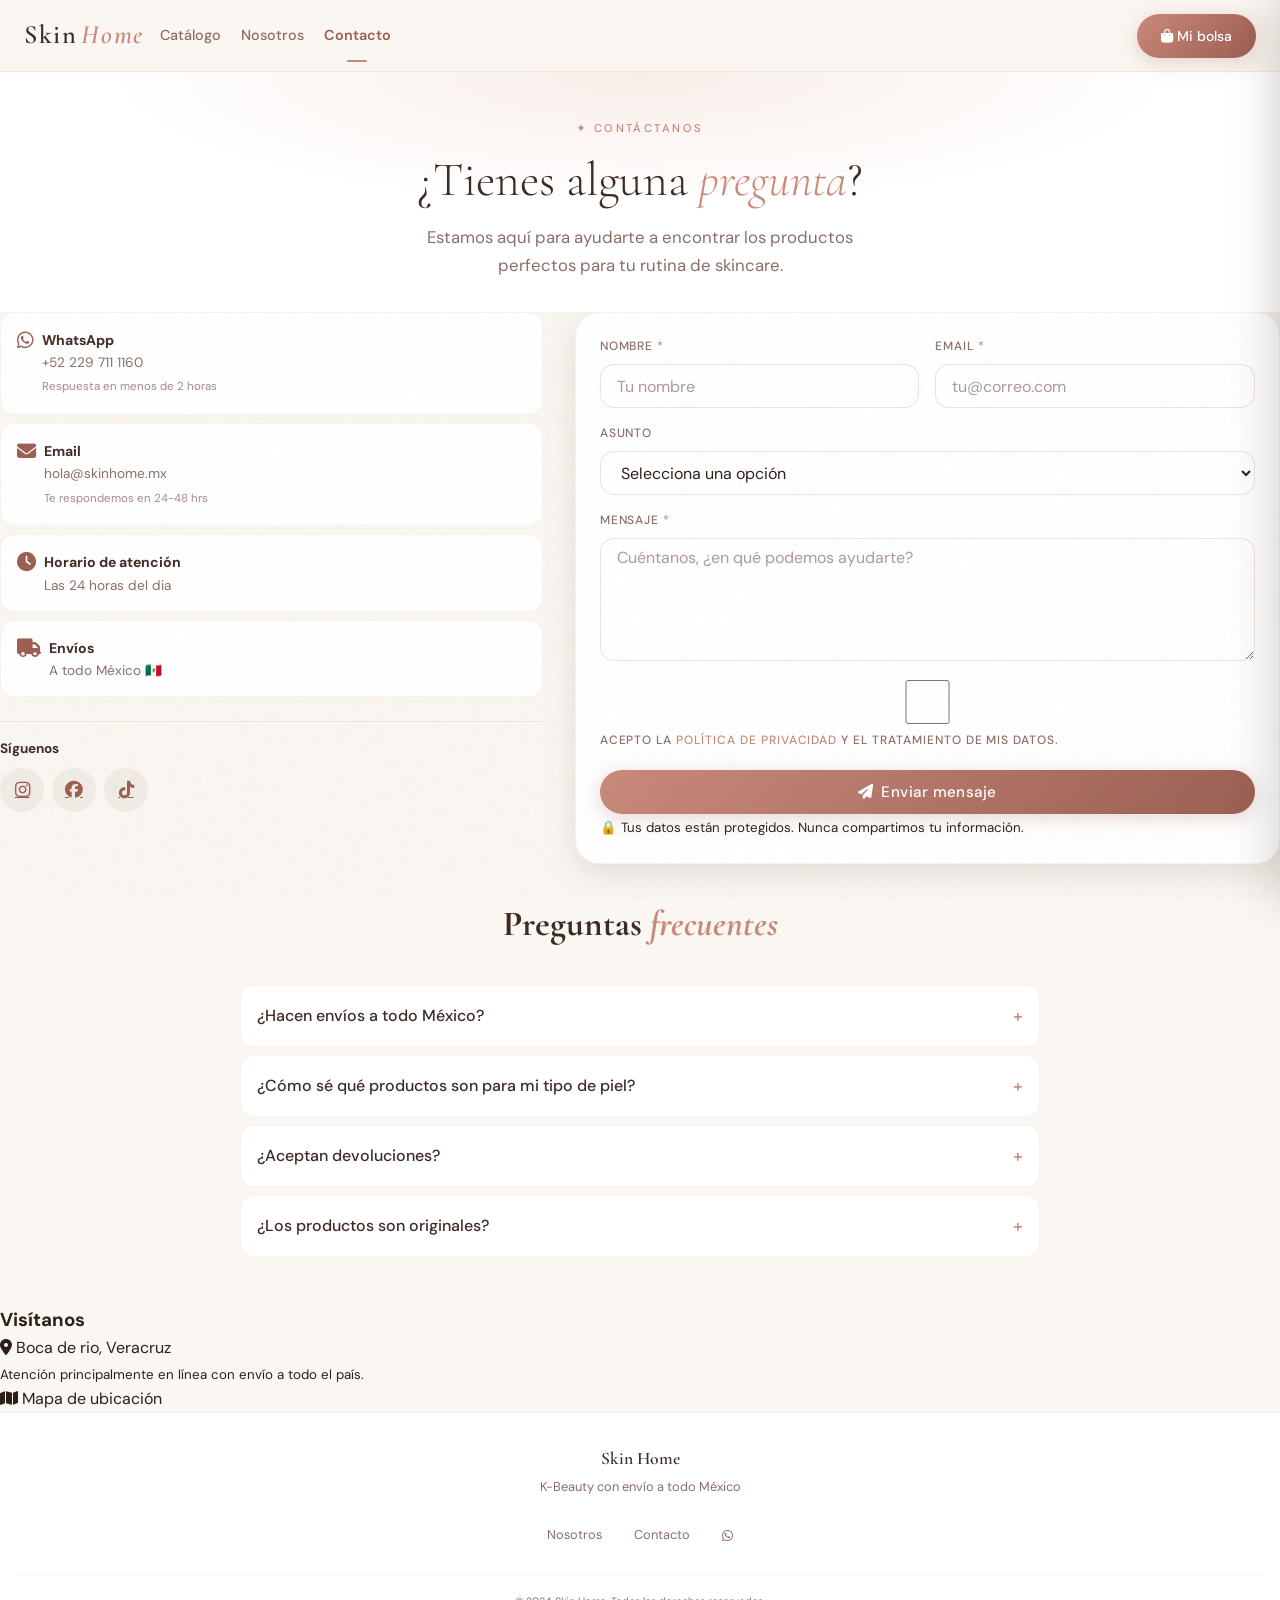
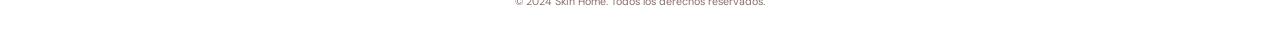
<file: contacto.html>
<!DOCTYPE html>
<html lang="es">
<head>
    <meta charset="UTF-8">
    <meta name="viewport" content="width=device-width, initial-scale=1.0, viewport-fit=cover">
    <title>Contacto – Skin Home | K-Beauty</title>
    <meta name="description" content="Contáctanos para asesoría personalizada, dudas sobre productos o seguimiento de pedidos.">
    
    <!-- Fuentes -->
    <link rel="preconnect" href="https://fonts.googleapis.com">
    <link rel="preconnect" href="https://fonts.gstatic.com" crossorigin>
    <link href="https://fonts.googleapis.com/css2?family=Cormorant+Garamond:ital,wght@0,300;0,400;0,500;0,600;1,300;1,400&family=DM+Sans:wght@300;400;500&display=swap" rel="stylesheet">
    
    <!-- Iconos -->
    <link rel="stylesheet" href="https://cdnjs.cloudflare.com/ajax/libs/font-awesome/6.4.0/css/all.min.css">
    
    <!-- Estilos -->
    <link rel="stylesheet" href="styles.css">
</head>
<body class="page-contact">

    <!-- Header compartido -->
    <header class="site-header">
        <a class="logo" href="index.html">Skin <span>Home</span></a>
        
        <nav class="main-nav" aria-label="Navegación principal">
            <ul class="nav-list">
                <li><a href="index.html" class="nav-link" data-page="home">Catálogo</a></li>
                <li><a href="nosotros.html" class="nav-link" data-page="about">Nosotros</a></li>
                <li><a href="contacto.html" class="nav-link active" data-page="contact" aria-current="page">Contacto</a></li>
            </ul>
        </nav>
        
        <div class="nav-actions">
            <button class="cart-trigger" onclick="toggleCart()" aria-label="Abrir carrito">
                <i class="fas fa-bag-shopping"></i>
                <span class="cart-text">Mi bolsa</span>
                <span class="cart-count">0</span>
            </button>
        </div>
        
        <button class="mobile-toggle" aria-label="Menú" aria-expanded="false">
            <i class="fas fa-bars"></i>
        </button>
    </header>

    <!-- ═══ HERO INTERNO ═══ -->
    <section class="page-hero page-hero-contact">
        <div class="page-hero-content">
            <p class="hero-eyebrow">✦ Contáctanos</p>
            <h1 class="hero-title">¿Tienes alguna <em>pregunta</em>?</h1>
            <p class="hero-sub">Estamos aquí para ayudarte a encontrar los productos perfectos para tu rutina de skincare.</p>
        </div>
    </section>

    <!-- ═══ CONTENIDO PRINCIPAL ═══ -->
    <main class="contact-main">
        
        <!-- Sección: Información de Contacto -->
        <section class="contact-info-section">
            <div class="container">
                <div class="contact-grid">
                    
                    <!-- Cards de contacto -->
                    <div class="contact-info">
                        <div class="contact-card">
                            <i class="fab fa-whatsapp"></i>
                            <div>
                                <strong>WhatsApp</strong>
                                <a href="https://wa.me/522203092297">+52 229 711 1160</a>
                                <small>Respuesta en menos de 2 horas</small>
                            </div>
                        </div>
                        <div class="contact-card">
                            <i class="fas fa-envelope"></i>
                            <div>
                                <strong>Email</strong>
                                <a href="mailto:hola@skinhome.mx">hola@skinhome.mx</a>
                                <small>Te respondemos en 24-48 hrs</small>
                            </div>
                        </div>
                        <div class="contact-card">
                            <i class="fas fa-clock"></i>
                            <div>
                                <strong>Horario de atención</strong>
                                <span>Las 24 horas del dia</span>
                            </div>
                        </div>
                        <div class="contact-card">
                            <i class="fas fa-truck"></i>
                            <div>
                                <strong>Envíos</strong>
                                <span>A todo México 🇲🇽<br></span>
                            </div>
                        </div>
                        
                        <!-- Redes sociales -->
                        <div class="social-links">
                            <strong>Síguenos</strong>
                            <div class="social-icons">
                                <a href="#" aria-label="Instagram"><i class="fab fa-instagram"></i></a>
                                <a href="#" aria-label="Facebook"><i class="fab fa-facebook"></i></a>
                                <a href="#" aria-label="TikTok"><i class="fab fa-tiktok"></i></a>
                            </div>
                        </div>
                    </div>
                    
                    <!-- Formulario de contacto -->
                    <form class="contact-form" id="contactForm" novalidate>
                        <div class="form-row">
                            <div class="form-group">
                                <label for="contactName">Nombre <span class="req">*</span></label>
                                <input type="text" id="contactName" name="name" placeholder="Tu nombre" required 
                                       pattern="[\p{L}\p{M}\s]+" title="Solo letras y espacios">
                            </div>
                            <div class="form-group">
                                <label for="contactEmail">Email <span class="req">*</span></label>
                                <input type="email" id="contactEmail" name="email" placeholder="tu@correo.com" required>
                            </div>
                        </div>
                        <div class="form-group">
                            <label for="contactSubject">Asunto</label>
                            <select id="contactSubject" name="subject">
                                <option value="">Selecciona una opción</option>
                                <option value="producto">Duda sobre un producto</option>
                                <option value="rutina">Asesoría de rutina</option>
                                <option value="pedido">Seguimiento de pedido</option>
                                <option value="devolucion">Devolución o cambio</option>
                                <option value="otro">Otro</option>
                            </select>
                        </div>
                        <div class="form-group">
                            <label for="contactMessage">Mensaje <span class="req">*</span></label>
                            <textarea id="contactMessage" name="message" rows="5" 
                                      placeholder="Cuéntanos, ¿en qué podemos ayudarte?" required></textarea>
                        </div>
                        <div class="form-group checkbox-group">
                            <label class="checkbox-label">
                                <input type="checkbox" name="privacy" required>
                                <span>Acepto la <a href="#" target="_blank">política de privacidad</a> y el tratamiento de mis datos.</span>
                            </label>
                        </div>
                        <button type="submit" class="btn-primary btn-contact">
                            <i class="fas fa-paper-plane"></i> Enviar mensaje
                        </button>
                        <p class="form-note"><small>🔒 Tus datos están protegidos. Nunca compartimos tu información.</small></p>
                    </form>
                    
                </div>
            </div>
        </section>

        <!-- Sección: Preguntas Frecuentes -->
        <section class="faq-section">
            <div class="container">
                <h2 class="section-title-center">Preguntas <em>frecuentes</em></h2>
                <div class="faq-grid">
                    <details class="faq-item">
                        <summary>¿Hacen envíos a todo México?</summary>
                        <p>Sí, enviamos a todo el país. Los tiempos de entrega son de 3-7 días hábiles.</p>
                    </details>
                    <details class="faq-item">
                        <summary>¿Cómo sé qué productos son para mi tipo de piel?</summary>
                        <p>Cada producto incluye una descripción detallada de para qué tipo de piel es recomendado. También puedes escribirnos por WhatsApp para una asesoría personalizada gratuita.</p>
                    </details>
                    <details class="faq-item">
                        <summary>¿Aceptan devoluciones?</summary>
                        <p>Sí, aceptamos devoluciones dentro de los 15 días posteriores a la recepción, siempre que el producto esté sin abrir y en su empaque original.</p>
                    </details>
                    <details class="faq-item">
                        <summary>¿Los productos son originales?</summary>
                        <p>¡Absolutamente! Trabajamos directamente con distribuidores autorizados de cada marca coreana. Todos nuestros productos son 100% originales y con fecha de caducidad vigente.</p>
                    </details>
                </div>
            </div>
        </section>

        <!-- Mapa / Ubicación (opcional) -->
        <section class="location-section">
            <div class="container">
                <div class="location-card">
                    <div class="location-info">
                        <h3>Visítanos</h3>
                        <p><i class="fas fa-map-marker-alt"></i> Boca de rio, Veracruz</p>
                        <p><small>Atención principalmente en línea con envío a todo el país.</small></p>
                    </div>
                    <div class="location-map">
                        <!-- Placeholder para mapa - reemplazar con iframe de Google Maps si es necesario -->
                        <div class="map-placeholder">
                            <i class="fas fa-map"></i>
                            <span>Mapa de ubicación</span>
                        </div>
                    </div>
                </div>
            </div>
        </section>

    </main>

    <!-- ═══ FOOTER ═══ -->
    <footer class="site-footer">
        <div class="footer-content">
            <div class="footer-brand">
                <strong>Skin Home</strong>
                <span>K-Beauty con envío a todo México</span>
            </div>
            <div class="footer-links">
                <a href="nosotros.html">Nosotros</a>
                <a href="contacto.html">Contacto</a>
                <a href="https://wa.me/522203092297" aria-label="WhatsApp">
                    <i class="fab fa-whatsapp"></i>
                </a>
            </div>
        </div>
        <div class="footer-copyright">
            <small>© 2024 Skin Home. Todos los derechos reservados.</small>
        </div>
    </footer>

    <!-- Cart Modal (opcional) -->
    <div id="cartModal" class="modal-overlay">
        <div class="modal-backdrop" onclick="toggleCart()"></div>
        <div class="cart-drawer">
            <div class="cart-header">
                <h2><i class="fas fa-bag-shopping"></i> Mi bolsa</h2>
                <button class="close-btn" onclick="toggleCart()" aria-label="Cerrar carrito">
                    <i class="fas fa-times"></i>
                </button>
            </div>
            <div id="emptyCart">
                <i class="fas fa-bag-shopping"></i>
                <p>Tu bolsa está vacía</p>
                <small>¡Visita nuestro catálogo para comenzar!</small>
            </div>
            <div id="cartItems"></div>
            <div id="cartFooter">
                <div class="cart-total">
                    <span class="cart-total-label">Total</span>
                    <span id="totalAmount">$0</span>
                </div>
                <button class="btn-primary" onclick="window.location.href='index.html'">
                    <i class="fas fa-shopping-bag"></i> Ir al catálogo
                </button>
            </div>
        </div>
    </div>

    <!-- Script -->
    <script src="script.js" defer></script>
    
    <!-- Scripts específicos para contacto -->
    <script>
        document.addEventListener('DOMContentLoaded', () => {
            // Marcar página activa
            const currentPage = window.location.pathname.split('/').pop() || 'index.html';
            document.querySelectorAll('.nav-link').forEach(link => {
                const linkPage = link.getAttribute('href');
                if (linkPage === currentPage) {
                    link.classList.add('active');
                    link.setAttribute('aria-current', 'page');
                } else {
                    link.classList.remove('active');
                    link.removeAttribute('aria-current');
                }
            });
            
            // Manejo del formulario de contacto
            const contactForm = document.getElementById('contactForm');
            if (contactForm) {
                contactForm.addEventListener('submit', async (e) => {
                    e.preventDefault();
                    
                    const formData = {
                        name: document.getElementById('contactName').value.trim(),
                        email: document.getElementById('contactEmail').value.trim(),
                        subject: document.getElementById('contactSubject').value,
                        message: document.getElementById('contactMessage').value.trim()
                    };
                    
                    // Validación simple
                    if (!formData.name || !formData.email || !formData.message) {
                        showNotification('⚠️ Por favor completa los campos requeridos');
                        return;
                    }
                    
                    // Crear mensaje para WhatsApp
                    const subjectText = formData.subject || 'Consulta general';
                    const whatsappMsg = `
🌸 *Skin Home - Nuevo Mensaje* 🌸

👤 *De:* ${formData.name}
📧 *Email:* ${formData.email}
📋 *Asunto:* ${subjectText}

💬 *Mensaje:*
${formData.message}
                    `.trim();
                    
                    // Abrir WhatsApp
                    const whatsappUrl = `https://wa.me/522203092297?text=${encodeURIComponent(whatsappMsg)}`;
                    window.open(whatsappUrl, '_blank');
                    
                    // Resetear formulario
                    contactForm.reset();
                    showNotification('✅ Mensaje listo para enviar por WhatsApp');
                });
            }
            
            // Accordion para FAQs
            document.querySelectorAll('.faq-item').forEach(item => {
                item.addEventListener('toggle', function() {
                    // Cerrar otros items al abrir uno (opcional)
                    document.querySelectorAll('.faq-item').forEach(other => {
                        if (other !== this) other.removeAttribute('open');
                    });
                });
            });
        });
    </script>
</body>
</html>
</file>
<file: styles.css>
/* ═══════════════════════════════════════════════════════════
   CONFIGURACIÓN INICIAL & VARIABLES
   ═══════════════════════════════════════════════════════════ */

*, *::before, *::after {
  box-sizing: border-box;
  margin: 0;
  padding: 0;
  -webkit-tap-highlight-color: transparent;
}

:root {
  --color-cream:      #faf6f1;
  --color-blush:      #e8c5b5;
  --color-rose:       #c9897a;
  --color-deep-rose:  #9b5e52;
  --color-bark:       #3d2b26;
  --color-mist:       #f0ebe5;
  --color-gold:       #c8a97e;
  --color-white:      #ffffff;
  --color-text:       #2e1e1a;
  --color-text-light: #8a6e68;
  
  --gradient-soft:    linear-gradient(135deg, #e8c5b5 0%, #c9897a 100%);
  --gradient-deep:    linear-gradient(135deg, #c9897a 0%, #9b5e52 100%);
  --gradient-whatsapp: linear-gradient(135deg, #25D366 0%, #128C7E 100%);
  
  --shadow-sm:  0 2px 12px rgba(61,43,38,.08);
  --shadow-md:  0 8px 32px rgba(61,43,38,.13);
  --shadow-lg:  0 20px 60px rgba(61,43,38,.18);
  --shadow-interactive: 0 4px 20px rgba(155,94,82,.25);
  
  --radius-sm:   10px;
  --radius:      14px;
  --radius-lg:   24px;
  --radius-full: 50px;
  --spacing-xs:  0.25rem;
  --spacing-sm:  0.5rem;
  --spacing-md:  1rem;
  --spacing-lg:  1.5rem;
  --spacing-xl:  2rem;
  --spacing-2xl: 3rem;
  
  --transition-fast:  .15s cubic-bezier(.4,0,.2,1);
  --transition:       .28s cubic-bezier(.4,0,.2,1);
  --transition-slow:  .45s cubic-bezier(.4,0,.2,1);
  
  --z-sticky:   100;
  --z-header:   1000;
  --z-modal:    2000;
  --z-product-modal: 2500;
  --z-checkout: 3000;
  --z-toast:    5000;
  
  --header-height: 64px;
  --container-max: 1200px;
  --touch-target: 44px;
}

/* Movimiento reducido */
@media (prefers-reduced-motion: reduce) {
  *, *::before, *::after {
    animation-duration: 0.01ms !important;
    animation-iteration-count: 1 !important;
    transition-duration: 0.01ms !important;
    scroll-behavior: auto !important;
  }
}

html {
  scroll-behavior: smooth;
  -webkit-text-size-adjust: 100%;
  /* Evita rebote en iOS al hacer scroll en modales */
  height: 100%;
}

body {
  font-family: 'DM Sans', system-ui, -apple-system, sans-serif;
  background: var(--color-cream);
  color: var(--color-text);
  overflow-x: hidden;
  min-height: 100vh;
  line-height: 1.6;
  -webkit-font-smoothing: antialiased;
  -moz-osx-font-smoothing: grayscale;
}

body::before {
  content: '';
  position: fixed;
  inset: 0;
  background-image: url("data:image/svg+xml,%3Csvg viewBox='0 0 128 128' xmlns='http://www.w3.org/2000/svg'%3E%3Cfilter id='n'%3E%3CfeTurbulence type='fractalNoise' baseFrequency='0.75' numOctaves='2'/%3E%3C/filter%3E%3Crect width='100%25' height='100%25' filter='url(%23n)' opacity='0.03'/%3E%3C/svg%3E");
  pointer-events: none;
  z-index: 0;
}

/* ─── UTILIDADES ─────────────────────────────────────────── */
.sr-only {
  position: absolute;
  width: 1px; height: 1px;
  padding: 0; margin: -1px;
  overflow: hidden; clip: rect(0,0,0,0);
  white-space: nowrap; border: 0;
}

/* En tu archivo .css */
.descripcion-producto {
  white-space: pre-line;
}

/* ─── HEADER ─────────────────────────────────────────────── */
.site-header {
  position: fixed;
  top: 0; left: 0; right: 0;
  z-index: var(--z-header);
  padding: 0 var(--spacing-md);
  height: var(--header-height);
  display: flex;
  align-items: center;
  justify-content: space-between;
  gap: var(--spacing-sm);
  background: rgba(250,246,241,.95);
  backdrop-filter: blur(16px);
  -webkit-backdrop-filter: blur(16px);
  border-bottom: 1px solid rgba(200,169,126,.2);
  /* Safe area para notch en iPhone */
  padding-left: max(var(--spacing-md), env(safe-area-inset-left));
  padding-right: max(var(--spacing-md), env(safe-area-inset-right));
}

.logo {
  font-family: 'Cormorant Garamond', serif;
  font-size: clamp(1.3rem, 5vw, 1.65rem);
  font-weight: 600;
  letter-spacing: .06em;
  color: var(--color-bark);
  text-decoration: none;
  display: flex;
  align-items: center;
  gap: var(--spacing-xs);
  flex-shrink: 0;
}
.logo span { color: var(--color-rose); font-style: italic; }

.main-nav { display: none; }

.nav-list {
  display: flex;
  list-style: none;
  gap: var(--spacing-xs);
}

.nav-link {
  font-size: 0.9rem;
  font-weight: 500;
  color: var(--color-text-light);
  text-decoration: none;
  padding: var(--spacing-xs) var(--spacing-sm);
  border-radius: var(--radius-sm);
  transition: var(--transition);
  position: relative;
  min-height: var(--touch-target);
  display: inline-flex;
  align-items: center;
}
.nav-link:hover,
.nav-link.active { color: var(--color-bark); }
.nav-link.active { color: var(--color-deep-rose); font-weight: 600; }
.nav-link.active::after {
  content: '';
  position: absolute;
  bottom: -4px; left: 50%;
  transform: translateX(-50%);
  width: 20px; height: 2px;
  background: var(--color-rose);
  border-radius: 2px;
}

.nav-actions { display: flex; align-items: center; margin-left: auto; }

.cart-trigger {
  position: relative;
  background: var(--gradient-deep);
  color: #fff;
  border: none;
  cursor: pointer;
  padding: var(--spacing-xs) var(--spacing-md);
  border-radius: var(--radius-full);
  font-family: inherit;
  font-size: 0.85rem;
  font-weight: 500;
  display: flex;
  align-items: center;
  gap: var(--spacing-xs);
  transition: var(--transition);
  box-shadow: var(--shadow-interactive);
  min-height: var(--touch-target);
  touch-action: manipulation;
}
.cart-trigger:active { transform: scale(0.97); }

.cart-count {
  background: #fff;
  color: var(--color-deep-rose);
  font-size: 0.65rem;
  font-weight: 700;
  width: 18px; height: 18px;
  border-radius: 50%;
  display: flex; align-items: center; justify-content: center;
  flex-shrink: 0;
}

/* Menú hamburguesa */
.mobile-toggle {
  display: flex;
  align-items: center;
  justify-content: center;
  width: var(--touch-target);
  height: var(--touch-target);
  background: transparent;
  border: none;
  color: var(--color-bark);
  font-size: 1.15rem;
  cursor: pointer;
  border-radius: var(--radius-sm);
  transition: var(--transition);
  flex-shrink: 0;
}
.mobile-toggle:hover { background: var(--color-mist); }

/* Nav móvil desplegable */
@media (max-width: 900px) {
  .main-nav {
    display: block;
    position: absolute;
    top: 100%;
    left: 0; right: 0;
    background: var(--color-white);
    border-bottom: 1px solid rgba(200,169,126,.2);
    padding: var(--spacing-sm) var(--spacing-lg) var(--spacing-md);
    transform: translateY(-8px);
    opacity: 0;
    visibility: hidden;
    pointer-events: none;
    transition: var(--transition);
    z-index: 999;
    box-shadow: var(--shadow-md);
  }
  .main-nav.active {
    transform: translateY(0);
    opacity: 1;
    visibility: visible;
    pointer-events: all;
  }
  .nav-list { flex-direction: column; gap: 0; }
  .nav-link {
    padding: var(--spacing-sm) var(--spacing-xs);
    font-size: 1rem;
    border-bottom: 1px solid rgba(200,169,126,.1);
  }
  .nav-list li:last-child .nav-link { border-bottom: none; }
  .nav-link.active::after { left: 0; transform: none; bottom: 0; }
  .cart-text { display: none; }
}

@media (min-width: 901px) {
  .mobile-toggle { display: none; }
  .main-nav { display: block; }
  .cart-text { display: inline; }
  .site-header { padding: 0 var(--spacing-lg); }
  .cart-trigger { padding: var(--spacing-sm) var(--spacing-lg); font-size: 0.875rem; }
}

/* ─── HERO ───────────────────────────────────────────────── */
.hero {
  margin-top: var(--header-height);
  min-height: clamp(360px, 55vh, 480px);
  display: flex;
  align-items: center;
  position: relative;
  overflow: hidden;
  padding: var(--spacing-xl) var(--spacing-md);
  /* Safe area */
  padding-left: max(var(--spacing-md), env(safe-area-inset-left));
  padding-right: max(var(--spacing-md), env(safe-area-inset-right));
}

.hero::before {
  content: '';
  position: absolute;
  inset: 0;
  background: 
    radial-gradient(ellipse 80% 80% at 70% 50%, rgba(232,197,181,.4) 0%, transparent 70%),
    radial-gradient(ellipse 40% 60% at 10% 80%, rgba(200,169,126,.15) 0%, transparent 60%);
  pointer-events: none;
}

.hero-content {
  position: relative;
  max-width: 640px;
  z-index: 1;
  animation: fadeUp .5s ease both;
}

@keyframes fadeUp {
  from { transform: translateY(18px); opacity: 0; }
  to   { transform: translateY(0); opacity: 1; }
}

@keyframes slideDown {
  from { transform: translateY(-100%); opacity: 0; }
  to   { transform: translateY(0); opacity: 1; }
}

.hero-eyebrow {
  font-size: 0.7rem;
  letter-spacing: .22em;
  text-transform: uppercase;
  color: var(--color-rose);
  font-weight: 500;
  margin-bottom: var(--spacing-md);
  display: block;
}

.hero-title {
  font-family: 'Cormorant Garamond', serif;
  font-size: clamp(2rem, 10vw, 4rem);
  font-weight: 300;
  line-height: 1.1;
  color: var(--color-bark);
  margin-bottom: var(--spacing-lg);
}
.hero-title em { font-style: italic; color: var(--color-rose); }

.hero-sub {
  font-size: clamp(0.9rem, 3vw, 1rem);
  color: var(--color-text-light);
  line-height: 1.7;
  max-width: 440px;
  margin-bottom: var(--spacing-xl);
}

.petal {
  position: absolute;
  width: clamp(100px, 28vw, 260px);
  aspect-ratio: 1;
  border-radius: 50% 20% 50% 20%;
  opacity: .09;
  animation: float 10s ease-in-out infinite;
  pointer-events: none;
  will-change: transform;
}
.petal-1 { background: var(--color-rose); top: -10%; right: -5%; animation-delay: 0s; }
.petal-2 { background: var(--color-gold); bottom: -15%; right: 30%; animation-delay: -3s; }
.petal-3 { background: var(--color-blush); top: 10%; right: 40%; animation-delay: -6s; }

@keyframes float {
  0%, 100% { transform: translateY(0) rotate(0deg); }
  50%       { transform: translateY(-12px) rotate(4deg); }
}

/* ─── CONTROLS BAR ───────────────────────────────────────── */
.controls-bar {
  position: sticky;
  top: var(--header-height);
  z-index: var(--z-sticky);
  background: rgba(250,246,241,.97);
  backdrop-filter: blur(12px);
  -webkit-backdrop-filter: blur(12px);
  border-bottom: 1px solid rgba(200,169,126,.15);
  padding: var(--spacing-sm) var(--spacing-md);
  /* Safe area */
  padding-left: max(var(--spacing-md), env(safe-area-inset-left));
  padding-right: max(var(--spacing-md), env(safe-area-inset-right));
}

.controls-inner {
  max-width: var(--container-max);
  margin: 0 auto;
  display: flex;
  flex-direction: column;
  gap: var(--spacing-sm);
}

.search-wrap {
  position: relative;
  width: 100%;
}
.search-wrap i {
  position: absolute;
  left: var(--spacing-md); top: 50%;
  transform: translateY(-50%);
  color: var(--color-text-light);
  font-size: 0.85rem;
  pointer-events: none;
}
#searchInput {
  width: 100%;
  padding: 0.6rem var(--spacing-md) 0.6rem 2.4rem;
  border: 1.5px solid rgba(200,169,126,.3);
  border-radius: var(--radius-full);
  background: var(--color-white);
  font-family: inherit;
  font-size: 16px; /* Evita zoom en iOS */
  color: var(--color-text);
  outline: none;
  transition: var(--transition);
  height: var(--touch-target);
}
#searchInput:focus {
  border-color: var(--color-rose);
  box-shadow: 0 0 0 3px rgba(201,137,122,.12);
}
#searchInput::placeholder { color: var(--color-text-light); }

/* Filtros: scroll horizontal sin scrollbar visible */
.filters {
  display: flex;
  gap: 0.5rem;
  overflow-x: auto;
  overflow-y: hidden;
  -webkit-overflow-scrolling: touch;
  scrollbar-width: none;
  padding-bottom: 2px;
  /* Sangría para dar espacio al scroll */
  margin: 0 calc(-1 * max(var(--spacing-md), env(safe-area-inset-left)));
  padding-left: max(var(--spacing-md), env(safe-area-inset-left));
  padding-right: max(var(--spacing-md), env(safe-area-inset-right));
}
.filters::-webkit-scrollbar { display: none; }

.filter-btn {
  border: 1.5px solid rgba(200,169,126,.35);
  background: transparent;
  color: var(--color-text-light);
  padding: 0.45rem 1rem;
  border-radius: var(--radius-full);
  font-family: inherit;
  font-size: 0.78rem;
  font-weight: 500;
  cursor: pointer;
  transition: var(--transition);
  white-space: nowrap;
  flex-shrink: 0;
  min-height: var(--touch-target);
  touch-action: manipulation;
}
.filter-btn:active { transform: scale(0.97); }
.filter-btn.active {
  background: var(--gradient-deep);
  border-color: transparent;
  color: #fff;
  box-shadow: var(--shadow-interactive);
}

@media (min-width: 901px) {
  .controls-inner {
    flex-direction: row;
    align-items: center;
    gap: var(--spacing-md);
  }
  .search-wrap { max-width: 300px; flex-shrink: 0; }
  .filters {
    overflow: visible;
    flex-wrap: wrap;
    margin: 0;
    padding: 0;
  }
}

/* ─── SHOP SECTION ───────────────────────────────────────── */
.shop-section {
  max-width: var(--container-max);
  margin: 0 auto;
  padding: var(--spacing-lg) var(--spacing-md) var(--spacing-2xl);
  /* Safe area */
  padding-left: max(var(--spacing-md), env(safe-area-inset-left));
  padding-right: max(var(--spacing-md), env(safe-area-inset-right));
  /* Safe area bottom para iPhone con Home indicator */
  padding-bottom: max(var(--spacing-2xl), calc(var(--spacing-xl) + env(safe-area-inset-bottom)));
  position: relative;
  z-index: 1;
}

.section-header {
  display: flex;
  align-items: baseline;
  gap: var(--spacing-md);
  margin-bottom: var(--spacing-lg);
  flex-wrap: wrap;
}
.section-title {
  font-family: 'Cormorant Garamond', serif;
  font-size: clamp(1.4rem, 5vw, 1.9rem);
  font-weight: 500;
  color: var(--color-bark);
}
.section-count {
  font-size: 0.78rem;
  color: var(--color-text-light);
  letter-spacing: .1em;
}

/* Grid: 2 columnas en móvil, más en pantallas grandes */
#productsGrid {
  display: grid;
  grid-template-columns: repeat(2, 1fr);
  gap: var(--spacing-sm);
}

@media (min-width: 480px) {
  #productsGrid { gap: var(--spacing-md); }
}
@media (min-width: 640px) {
  #productsGrid { grid-template-columns: repeat(3, 1fr); }
}
@media (min-width: 900px) {
  #productsGrid { grid-template-columns: repeat(auto-fill, minmax(220px, 1fr)); gap: var(--spacing-lg); }
}
@media (min-width: 1200px) {
  #productsGrid { grid-template-columns: repeat(4, 1fr); }
}

/* ─── PRODUCT CARD ───────────────────────────────────────── */
.product-card {
  background: var(--color-white);
  border-radius: var(--radius);
  overflow: hidden;
  box-shadow: var(--shadow-sm);
  border: 1px solid rgba(200,169,126,.1);
  display: flex;
  flex-direction: column;
  cursor: pointer;
  transition: transform var(--transition), box-shadow var(--transition);
  animation: fadeUp .35s ease both;
  animation-delay: calc(var(--i, 0) * 0.025s);
  -webkit-user-select: none;
  user-select: none;
}
/* Hover solo en dispositivos con mouse */
@media (hover: hover) and (pointer: fine) {
  .product-card:hover {
    transform: translateY(-4px);
    box-shadow: var(--shadow-lg);
  }
  .product-card:hover .product-image img { transform: scale(1.05); }
}
/* Feedback táctil en touch */
.product-card:active {
  transform: scale(0.98);
  transition-duration: var(--transition-fast);
}

.product-image {
  position: relative;
  aspect-ratio: 1;
  overflow: hidden;
  background: var(--color-mist);
}
.product-image img {
  width: 100%; height: 100%;
  object-fit: cover;
  transition: transform var(--transition-slow);
  display: block;
}

.product-badge {
  position: absolute;
  top: var(--spacing-xs); left: var(--spacing-xs);
  background: var(--gradient-deep);
  color: #fff;
  font-size: 0.6rem;
  font-weight: 600;
  letter-spacing: .06em;
  text-transform: uppercase;
  padding: 2px var(--spacing-xs);
  border-radius: var(--radius-full);
}

/* Indicador "toca para más info" — sutil */
.product-tap-hint {
  position: absolute;
  bottom: var(--spacing-xs);
  right: var(--spacing-xs);
  background: rgba(61,43,38,.5);
  color: rgba(255,255,255,.9);
  font-size: 0.55rem;
  padding: 2px 6px;
  border-radius: var(--radius-full);
  display: flex;
  align-items: center;
  gap: 3px;
  pointer-events: none;
}
.product-tap-hint i { font-size: 0.5rem; }

.product-info {
  padding: var(--spacing-sm);
  display: flex;
  flex-direction: column;
  gap: 3px;
  flex: 1;
}

@media (min-width: 640px) {
  .product-info { padding: var(--spacing-md); gap: var(--spacing-xs); }
}

.product-category {
  font-size: 0.62rem;
  letter-spacing: .12em;
  text-transform: uppercase;
  color: var(--color-rose);
  font-weight: 500;
}

.product-title {
  font-family: 'Cormorant Garamond', serif;
  font-size: clamp(0.88rem, 3vw, 1.05rem);
  font-weight: 500;
  line-height: 1.3;
  color: var(--color-bark);
  display: -webkit-box;
  -webkit-line-clamp: 2;
  -webkit-box-orient: vertical;
  overflow: hidden;
}

.product-description {
  font-size: 0.75rem;
  color: var(--color-text-light);
  line-height: 1.45;
  display: -webkit-box;
  -webkit-line-clamp: 2;
  -webkit-box-orient: vertical;
  overflow: hidden;
}

/* Ocultar descripción en móvil muy pequeño para compactar */
@media (max-width: 360px) {
  .product-description { display: none; }
}

.product-footer {
  display: flex;
  align-items: center;
  justify-content: space-between;
  margin-top: auto;
  padding-top: var(--spacing-xs);
  border-top: 1px solid var(--color-mist);
  gap: var(--spacing-xs);
}

/* En móvil muy pequeño, apilar precio y botón */
@media (max-width: 360px) {
  .product-footer {
    flex-direction: column;
    align-items: stretch;
  }
  .add-to-cart { width: 100%; justify-content: center; }
}

.product-price {
  font-family: 'Cormorant Garamond', serif;
  font-size: clamp(1.1rem, 4vw, 1.35rem);
  font-weight: 600;
  color: var(--color-bark);
  white-space: nowrap;
}
.product-price::before { content: '$'; font-size: 0.85em; vertical-align: super; }

.add-to-cart {
  background: var(--gradient-soft);
  border: none;
  color: #fff;
  padding: 0.4rem 0.75rem;
  border-radius: var(--radius-full);
  font-family: inherit;
  font-size: 0.72rem;
  font-weight: 500;
  cursor: pointer;
  display: inline-flex;
  align-items: center;
  justify-content: center;
  gap: 4px;
  transition: var(--transition);
  box-shadow: var(--shadow-interactive);
  min-height: 36px;
  min-width: 36px;
  touch-action: manipulation;
  flex-shrink: 0;
  /* Detener propagación al card (evitar abrir modal al agregar) */
}
@media (hover: hover) and (pointer: fine) {
  .add-to-cart:hover {
    background: var(--gradient-deep);
    transform: scale(1.04);
  }
}
.add-to-cart:active { transform: scale(0.96); }

.empty-state {
  text-align: center;
  padding: var(--spacing-2xl) var(--spacing-lg);
  color: var(--color-text-light);
  grid-column: 1 / -1;
}
.empty-state i {
  font-size: 2.5rem;
  margin-bottom: var(--spacing-md);
  color: var(--color-blush);
  display: block;
}
.empty-state p {
  font-family: 'Cormorant Garamond', serif;
  font-size: 1.3rem;
}

/* ═══════════════════════════════════════════════════════════
   PRODUCT DETAIL MODAL
   ═══════════════════════════════════════════════════════════ */

.product-modal-overlay {
  position: fixed;
  inset: 0;
  z-index: var(--z-product-modal);
  pointer-events: none;
  display: flex;
  align-items: flex-end; /* Bottom sheet en móvil */
  justify-content: center;
}

.product-modal-overlay.active { pointer-events: all; }

.product-modal-backdrop {
  position: absolute;
  inset: 0;
  background: rgba(61,43,38,.55);
  backdrop-filter: blur(4px);
  -webkit-backdrop-filter: blur(4px);
  opacity: 0;
  transition: opacity var(--transition);
}
.product-modal-overlay.active .product-modal-backdrop { opacity: 1; }

/* Panel: bottom sheet en móvil, centrado en tablet/desktop */
.product-modal-panel {
  position: relative;
  background: var(--color-cream);
  width: 100%;
  max-height: 92dvh; /* dvh para considerar barra de navegación móvil */
  overflow-y: auto;
  -webkit-overflow-scrolling: touch;
  overscroll-behavior: contain;
  border-radius: var(--radius-lg) var(--radius-lg) 0 0;
  box-shadow: var(--shadow-lg);
  transform: translateY(100%);
  opacity: 0;
  transition: transform var(--transition), opacity var(--transition);
  will-change: transform;
  /* Safe area bottom */
  padding-bottom: env(safe-area-inset-bottom);
}
.product-modal-overlay.active .product-modal-panel {
  transform: translateY(0);
  opacity: 1;
}

/* Handle visual para arrastre */
.product-modal-panel::before {
  content: '';
  display: block;
  width: 40px; height: 4px;
  background: rgba(200,169,126,.4);
  border-radius: 2px;
  margin: var(--spacing-sm) auto var(--spacing-xs);
  flex-shrink: 0;
}

.product-modal-close {
  position: absolute;
  top: var(--spacing-sm);
  right: var(--spacing-md);
  z-index: 2;
}

/* En tablet y desktop: modal centrado */
@media (min-width: 640px) {
  .product-modal-overlay {
    align-items: center;
    padding: var(--spacing-md);
  }
  .product-modal-panel {
    width: min(700px, 100%);
    max-height: 88vh;
    border-radius: var(--radius-lg);
    transform: scale(0.96) translateY(12px);
  }
  .product-modal-overlay.active .product-modal-panel {
    transform: scale(1) translateY(0);
  }
  .product-modal-panel::before { display: none; }
}

/* Layout interno del modal */
.product-modal-body {
  display: grid;
  grid-template-columns: 1fr;
  gap: 0;
}

@media (min-width: 640px) {
  .product-modal-body {
    grid-template-columns: 240px 1fr;
    gap: 0;
  }
}

@media (min-width: 768px) {
  .product-modal-body {
    grid-template-columns: 280px 1fr;
  }
}

/* Imagen del modal */
.product-modal-image {
  position: relative;
  aspect-ratio: 1;
  overflow: hidden;
  background: var(--color-mist);
  flex-shrink: 0;
}

@media (min-width: 640px) {
  .product-modal-image {
    aspect-ratio: auto;
    min-height: 300px;
    border-radius: var(--radius-lg) 0 0 var(--radius-lg);
  }
}

.product-modal-image img {
  width: 100%; height: 100%;
  object-fit: cover;
  display: block;
}

.product-modal-image .product-badge {
  top: var(--spacing-sm); left: var(--spacing-sm);
  font-size: 0.65rem;
  padding: 4px var(--spacing-sm);
}

/* Info del modal */
.product-modal-info {
  padding: var(--spacing-md) var(--spacing-md) var(--spacing-lg);
  display: flex;
  flex-direction: column;
  gap: var(--spacing-sm);
  overflow-y: auto;
  -webkit-overflow-scrolling: touch;
}

@media (min-width: 640px) {
  .product-modal-info {
    padding: var(--spacing-lg);
    max-height: 88vh;
    overflow-y: auto;
  }
}

.product-modal-title {
  font-family: 'Cormorant Garamond', serif;
  font-size: clamp(1.3rem, 5vw, 1.7rem);
  font-weight: 500;
  line-height: 1.2;
  color: var(--color-bark);
}

.product-modal-brand {
  font-size: 0.8rem;
  color: var(--color-text-light);
  font-style: italic;
}

.product-modal-price-row {
  display: flex;
  align-items: baseline;
  gap: var(--spacing-sm);
  flex-wrap: wrap;
}

.product-modal-price {
  font-family: 'Cormorant Garamond', serif;
  font-size: 1.8rem;
  font-weight: 600;
  color: var(--color-bark);
  line-height: 1;
}

.product-modal-volume {
  font-size: 0.8rem;
  color: var(--color-text-light);
  background: var(--color-mist);
  padding: 3px 10px;
  border-radius: var(--radius-full);
}

/* Secciones del modal */
.product-modal-section {
  border-top: 1px solid rgba(200,169,126,.15);
  padding-top: var(--spacing-sm);
}

.product-modal-section h3 {
  font-family: 'DM Sans', sans-serif;
  font-size: 0.75rem;
  font-weight: 600;
  letter-spacing: .1em;
  text-transform: uppercase;
  color: var(--color-deep-rose);
  margin-bottom: var(--spacing-xs);
  display: flex;
  align-items: center;
  gap: var(--spacing-xs);
}
.product-modal-section h3 i {
  font-size: 0.7rem;
  opacity: .8;
}

.product-modal-section p {
  font-size: 0.875rem;
  color: var(--color-text-light);
  line-height: 1.65;
}

/* Lista de beneficios */
.modal-list {
  list-style: none;
  display: flex;
  flex-direction: column;
  gap: 4px;
}
.modal-list li {
  font-size: 0.85rem;
  color: var(--color-text);
  display: flex;
  align-items: flex-start;
  gap: var(--spacing-sm);
  line-height: 1.4;
}
.modal-list li i {
  color: var(--color-rose);
  font-size: 0.65rem;
  margin-top: 4px;
  flex-shrink: 0;
}

/* Tags de ingredientes y tipo de piel */
.modal-tags {
  display: flex;
  flex-wrap: wrap;
  gap: var(--spacing-xs);
}

.modal-tag {
  font-size: 0.72rem;
  font-weight: 500;
  background: var(--color-mist);
  color: var(--color-deep-rose);
  border: 1px solid rgba(200,169,126,.25);
  padding: 3px 10px;
  border-radius: var(--radius-full);
  white-space: nowrap;
}

.modal-tag--skin {
  background: rgba(232,197,181,.25);
  color: var(--color-bark);
  border-color: rgba(232,197,181,.5);
}

/* Botón agregar desde modal */
.product-modal-actions {
  margin-top: var(--spacing-sm);
  padding-top: var(--spacing-sm);
  border-top: 1px solid rgba(200,169,126,.15);
}

.product-modal-add {
  width: 100%;
}

/* ─── CART MODAL ─────────────────────────────────────────── */
.modal-overlay {
  position: fixed;
  inset: 0;
  z-index: var(--z-modal);
  pointer-events: none;
}
.modal-overlay.active { pointer-events: all; }

.modal-backdrop {
  position: absolute;
  inset: 0;
  background: rgba(61,43,38,.4);
  backdrop-filter: blur(3px);
  -webkit-backdrop-filter: blur(3px);
  opacity: 0;
  transition: opacity var(--transition);
}
.modal-overlay.active .modal-backdrop { opacity: 1; }

.cart-drawer {
  position: absolute;
  top: 0; right: 0; bottom: 0;
  width: min(400px, 90vw);
  background: var(--color-cream);
  display: flex;
  flex-direction: column;
  transform: translateX(100%);
  transition: transform var(--transition);
  box-shadow: -8px 0 40px rgba(61,43,38,.2);
  /* Safe area */
  padding-right: env(safe-area-inset-right);
  padding-bottom: env(safe-area-inset-bottom);
}
.modal-overlay.active .cart-drawer { transform: translateX(0); }

/* En móvil: bottom sheet para el cart también */
@media (max-width: 480px) {
  .cart-drawer {
    top: auto;
    left: 0; right: 0; bottom: 0;
    width: 100%;
    border-radius: var(--radius-lg) var(--radius-lg) 0 0;
    max-height: 85dvh;
    transform: translateY(100%);
  }
  .modal-overlay.active .cart-drawer { transform: translateY(0); }
}

.cart-header {
  padding: var(--spacing-md) var(--spacing-lg) var(--spacing-sm);
  display: flex;
  align-items: center;
  justify-content: space-between;
  border-bottom: 1px solid rgba(200,169,126,.2);
  background: var(--color-cream);
  position: sticky;
  top: 0;
  z-index: 1;
}
.cart-header h2 {
  font-family: 'Cormorant Garamond', serif;
  font-size: clamp(1.2rem, 4vw, 1.4rem);
  font-weight: 500;
  color: var(--color-bark);
}

.close-btn {
  background: var(--color-mist);
  border: none;
  width: var(--touch-target); height: var(--touch-target);
  border-radius: 50%;
  cursor: pointer;
  display: flex; align-items: center; justify-content: center;
  color: var(--color-text-light);
  transition: var(--transition);
  touch-action: manipulation;
  flex-shrink: 0;
}
.close-btn:hover { background: var(--color-blush); color: var(--color-bark); }
.close-btn:active { transform: scale(0.94); }

#emptyCart {
  display: flex;
  flex-direction: column;
  align-items: center;
  justify-content: center;
  flex: 1;
  gap: var(--spacing-md);
  color: var(--color-text-light);
  padding: var(--spacing-xl);
  text-align: center;
}
#emptyCart i { font-size: 3rem; color: var(--color-blush); }
#emptyCart p  { font-family: 'Cormorant Garamond', serif; font-size: 1.2rem; }

#cartItems {
  flex: 1;
  overflow-y: auto;
  padding: var(--spacing-sm) var(--spacing-md);
  display: flex;
  flex-direction: column;
  gap: var(--spacing-sm);
  -webkit-overflow-scrolling: touch;
}

.cart-item {
  display: grid;
  grid-template-columns: 56px 1fr auto;
  gap: var(--spacing-sm);
  align-items: start;
  background: var(--color-white);
  border-radius: var(--radius);
  padding: var(--spacing-sm);
  box-shadow: var(--shadow-sm);
  animation: fadeUp .25s ease both;
}

.cart-item-image {
  width: 56px; height: 56px;
  border-radius: var(--radius-sm);
  overflow: hidden;
  background: var(--color-mist);
}
.cart-item-image img { width: 100%; height: 100%; object-fit: cover; display: block; }

.cart-item-details {
  display: flex;
  flex-direction: column;
  gap: 3px;
  min-width: 0;
}
.cart-item-title {
  font-size: 0.78rem;
  font-weight: 500;
  color: var(--color-bark);
  line-height: 1.3;
  display: -webkit-box;
  -webkit-line-clamp: 2;
  -webkit-box-orient: vertical;
  overflow: hidden;
}
.cart-item-price {
  font-family: 'Cormorant Garamond', serif;
  font-size: 1rem;
  color: var(--color-rose);
}

.cart-item-quantity {
  display: flex;
  align-items: center;
  gap: var(--spacing-xs);
}
.qty-btn {
  width: 30px; height: 30px;
  border-radius: 50%;
  border: 1.5px solid rgba(200,169,126,.4);
  background: transparent;
  cursor: pointer;
  font-size: 1rem;
  display: flex; align-items: center; justify-content: center;
  color: var(--color-text-light);
  transition: var(--transition);
  touch-action: manipulation;
}
.qty-btn:hover { background: var(--color-rose); border-color: var(--color-rose); color: #fff; }
.qty-btn:active { transform: scale(0.93); }
.cart-item-quantity span {
  font-size: 0.88rem;
  font-weight: 500;
  min-width: 22px;
  text-align: center;
}

.remove-item {
  background: none;
  border: none;
  cursor: pointer;
  color: var(--color-text-light);
  padding: var(--spacing-xs);
  transition: var(--transition);
  display: flex; align-items: center; justify-content: center;
  min-height: var(--touch-target);
  min-width: var(--touch-target);
  touch-action: manipulation;
}
.remove-item:hover { color: #e74c3c; }

#cartFooter {
  display: none;
  padding: var(--spacing-md) var(--spacing-lg);
  border-top: 1px solid rgba(200,169,126,.2);
  background: var(--color-white);
}

.cart-total {
  display: flex;
  justify-content: space-between;
  align-items: center;
  margin-bottom: var(--spacing-md);
}
.cart-total-label { font-size: 0.85rem; color: var(--color-text-light); }
#totalAmount {
  font-family: 'Cormorant Garamond', serif;
  font-size: clamp(1.3rem, 5vw, 1.55rem);
  font-weight: 600;
  color: var(--color-bark);
}

/* ─── BOTONES GLOBALES ───────────────────────────────────── */
.btn-primary {
  width: 100%;
  padding: var(--spacing-sm) var(--spacing-lg);
  background: var(--gradient-deep);
  color: #fff;
  border: none;
  border-radius: var(--radius-full);
  font-family: inherit;
  font-size: 0.95rem;
  font-weight: 500;
  cursor: pointer;
  transition: var(--transition);
  box-shadow: var(--shadow-interactive);
  letter-spacing: .03em;
  display: inline-flex;
  align-items: center;
  justify-content: center;
  gap: var(--spacing-sm);
  min-height: var(--touch-target);
  touch-action: manipulation;
}
@media (hover: hover) and (pointer: fine) {
  .btn-primary:hover { transform: translateY(-2px); box-shadow: 0 8px 24px rgba(155,94,82,.45); }
}
.btn-primary:active { transform: scale(0.98); }

.btn-whatsapp {
  width: 100%;
  padding: var(--spacing-sm) var(--spacing-lg);
  background: var(--gradient-whatsapp);
  color: #fff;
  border: none;
  border-radius: var(--radius-full);
  font-family: inherit;
  font-size: 0.95rem;
  font-weight: 500;
  cursor: pointer;
  transition: var(--transition);
  display: flex; align-items: center; justify-content: center; gap: var(--spacing-sm);
  box-shadow: 0 6px 20px rgba(37,211,102,.3);
  min-height: var(--touch-target);
  touch-action: manipulation;
}
.btn-whatsapp:active { transform: scale(0.98); }

.btn-outline {
  width: 100%;
  padding: var(--spacing-sm) var(--spacing-lg);
  background: transparent;
  color: var(--color-deep-rose);
  border: 1.5px solid var(--color-blush);
  border-radius: var(--radius-full);
  font-family: inherit;
  font-size: 0.9rem;
  font-weight: 500;
  cursor: pointer;
  transition: var(--transition);
  display: flex; align-items: center; justify-content: center; gap: var(--spacing-sm);
  min-height: var(--touch-target);
  touch-action: manipulation;
}
.btn-outline:hover { background: var(--color-mist); border-color: var(--color-rose); }
.btn-outline:active { transform: scale(0.97); }

/* ─── CHECKOUT ───────────────────────────────────────────── */
.checkout-overlay {
  position: fixed;
  inset: 0;
  z-index: var(--z-checkout);
  pointer-events: none;
  display: flex;
  align-items: flex-end;
  justify-content: center;
  padding: 0;
}
.checkout-overlay.active { pointer-events: all; }

.checkout-backdrop {
  position: absolute;
  inset: 0;
  background: rgba(61,43,38,.5);
  backdrop-filter: blur(5px);
  -webkit-backdrop-filter: blur(5px);
  opacity: 0;
  transition: opacity var(--transition);
}
.checkout-overlay.active .checkout-backdrop { opacity: 1; }

.checkout-panel {
  position: relative;
  background: var(--color-cream);
  border-radius: var(--radius-lg) var(--radius-lg) 0 0;
  width: 100%;
  max-height: 92dvh;
  overflow-y: auto;
  -webkit-overflow-scrolling: touch;
  overscroll-behavior: contain;
  box-shadow: var(--shadow-lg);
  transform: translateY(100%);
  opacity: 0;
  transition: transform var(--transition), opacity var(--transition);
  padding-bottom: env(safe-area-inset-bottom);
}
.checkout-overlay.active .checkout-panel {
  transform: translateY(0);
  opacity: 1;
}

@media (min-width: 640px) {
  .checkout-overlay {
    align-items: center;
    padding: var(--spacing-md);
  }
  .checkout-panel {
    border-radius: var(--radius-lg);
    width: min(560px, 100%);
    max-height: 90vh;
    transform: scale(0.96) translateY(10px);
  }
  .checkout-overlay.active .checkout-panel {
    transform: scale(1) translateY(0);
  }
}

.checkout-head {
  padding: var(--spacing-md) var(--spacing-lg);
  display: flex;
  align-items: center;
  justify-content: space-between;
  border-bottom: 1px solid rgba(200,169,126,.2);
  position: sticky;
  top: 0;
  background: var(--color-cream);
  z-index: 1;
}
.checkout-head h2 {
  font-family: 'Cormorant Garamond', serif;
  font-size: clamp(1.3rem, 4vw, 1.6rem);
  font-weight: 500;
  color: var(--color-bark);
}

#checkoutForm {
  display: flex;
  flex-direction: column;
  gap: var(--spacing-md);
  padding: var(--spacing-md) var(--spacing-lg) var(--spacing-lg);
}

.checkout-summary {
  background: var(--color-white);
  border-radius: var(--radius);
  padding: var(--spacing-md);
  border: 1px solid rgba(200,169,126,.15);
}
.checkout-summary h3 {
  font-family: 'Cormorant Garamond', serif;
  font-size: 1.1rem;
  margin-bottom: var(--spacing-sm);
  color: var(--color-bark);
}
#checkoutItems { display: flex; flex-direction: column; gap: var(--spacing-xs); }
.checkout-item {
  display: flex;
  justify-content: space-between;
  font-size: 0.8rem;
  color: var(--color-text-light);
  padding: var(--spacing-xs) 0;
  border-bottom: 1px dashed rgba(200,169,126,.2);
  gap: var(--spacing-sm);
}
.checkout-item:last-child { border-bottom: none; }

.checkout-total-row {
  display: flex;
  justify-content: space-between;
  padding-top: var(--spacing-sm);
  font-weight: 600;
  color: var(--color-bark);
  border-top: 1px solid rgba(200,169,126,.2);
  margin-top: var(--spacing-sm);
}
#checkoutTotal {
  font-family: 'Cormorant Garamond', serif;
  font-size: 1.15rem;
}

.form-group { display: flex; flex-direction: column; gap: var(--spacing-xs); }
.form-group label {
  font-size: 0.75rem;
  letter-spacing: .08em;
  text-transform: uppercase;
  color: var(--color-text-light);
  font-weight: 500;
}
.form-group label .req { color: var(--color-rose); }

.form-group input,
.form-group textarea {
  padding: var(--spacing-sm) var(--spacing-md);
  border: 1.5px solid rgba(200,169,126,.3);
  border-radius: var(--radius);
  background: var(--color-white);
  font-family: inherit;
  font-size: 16px; /* evita zoom iOS */
  color: var(--color-text);
  outline: none;
  transition: var(--transition);
  resize: vertical;
  min-height: var(--touch-target);
}
.form-group input:focus,
.form-group textarea:focus {
  border-color: var(--color-rose);
  box-shadow: 0 0 0 3px rgba(201,137,122,.12);
}
.form-group input::placeholder,
.form-group textarea::placeholder { color: var(--color-text-light); opacity: .7; }

.form-row {
  display: grid;
  grid-template-columns: 1fr;
  gap: var(--spacing-md);
}
@media (min-width: 480px) {
  .form-row { grid-template-columns: 1fr 1fr; }
}

/* ─── CONFIRMACIÓN ───────────────────────────────────────── */
#confirmationSection {
  display: none;
  padding: var(--spacing-lg);
  text-align: center;
}

.confirmation-icon {
  width: 72px; aspect-ratio: 1;
  background: var(--gradient-soft);
  border-radius: 50%;
  display: flex; align-items: center; justify-content: center;
  font-size: 1.8rem;
  margin: 0 auto var(--spacing-lg);
  animation: popIn .4s cubic-bezier(.34,1.56,.64,1) both;
}
@keyframes popIn {
  from { transform: scale(0); opacity: 0; }
  to   { transform: scale(1); opacity: 1; }
}

#confirmationSection h2 {
  font-family: 'Cormorant Garamond', serif;
  font-size: clamp(1.4rem, 5vw, 1.8rem);
  color: var(--color-bark);
  margin-bottom: var(--spacing-xs);
}
#confirmationSection p {
  color: var(--color-text-light);
  font-size: 0.9rem;
  margin-bottom: var(--spacing-md);
}

.order-number-badge {
  display: inline-block;
  background: var(--color-mist);
  border: 1.5px dashed rgba(200,169,126,.5);
  border-radius: var(--radius);
  padding: var(--spacing-sm) var(--spacing-lg);
  font-family: 'Cormorant Garamond', serif;
  font-size: 1.1rem;
  font-weight: 600;
  color: var(--color-deep-rose);
  letter-spacing: .06em;
  margin-bottom: var(--spacing-lg);
  word-break: break-all;
}

.ticket-box {
  background: var(--color-white);
  border-radius: var(--radius);
  padding: var(--spacing-md);
  text-align: left;
  border: 1px solid rgba(200,169,126,.15);
  margin-bottom: var(--spacing-lg);
}

.ticket-item {
  display: flex;
  justify-content: space-between;
  padding: var(--spacing-xs) 0;
  font-size: 0.8rem;
  border-bottom: 1px dashed rgba(200,169,126,.2);
  gap: var(--spacing-sm);
}
.ticket-item:last-child { border-bottom: none; }
.ticket-item span:first-child { color: var(--color-text-light); }
.ticket-item span:last-child  { color: var(--color-bark); font-weight: 500; text-align: right; word-break: break-word; }

.confirm-actions { display: flex; flex-direction: column; gap: var(--spacing-sm); }

/* ─── FOOTER ─────────────────────────────────────────────── */
.site-footer {
  text-align: center;
  padding: var(--spacing-xl) var(--spacing-md);
  /* Safe areas */
  padding-left: max(var(--spacing-md), env(safe-area-inset-left));
  padding-right: max(var(--spacing-md), env(safe-area-inset-right));
  padding-bottom: max(var(--spacing-xl), calc(var(--spacing-lg) + env(safe-area-inset-bottom)));
  border-top: 1px solid rgba(200,169,126,.2);
  color: var(--color-text-light);
  font-size: 0.8rem;
  background: var(--color-white);
}

.footer-content {
  display: flex;
  flex-direction: column;
  align-items: center;
  gap: var(--spacing-md);
  margin-bottom: var(--spacing-md);
}
.footer-brand {
  display: flex; flex-direction: column; align-items: center; gap: var(--spacing-xs);
}
.footer-brand strong {
  font-family: 'Cormorant Garamond', serif;
  font-size: 1.1rem; font-weight: 600; color: var(--color-bark);
}
.footer-links {
  display: flex; gap: var(--spacing-lg); flex-wrap: wrap; justify-content: center;
}
.footer-links a {
  color: var(--color-text-light);
  text-decoration: none;
  transition: var(--transition);
  display: flex; align-items: center; gap: var(--spacing-xs);
  padding: var(--spacing-xs);
  min-height: var(--touch-target);
}
.footer-links a:hover { color: var(--color-rose); }
.footer-copyright { padding-top: var(--spacing-md); border-top: 1px solid rgba(200,169,126,.15); }

/* ─── TOAST ──────────────────────────────────────────────── */
.notification {
  position: fixed;
  top: calc(var(--header-height) + var(--spacing-sm));
  left: var(--spacing-md);
  right: var(--spacing-md);
  /* Safe area */
  left: max(var(--spacing-md), env(safe-area-inset-left));
  right: max(var(--spacing-md), env(safe-area-inset-right));
  max-width: 380px;
  margin: 0 auto;
  background: var(--gradient-deep);
  color: #fff;
  padding: var(--spacing-sm) var(--spacing-lg);
  border-radius: var(--radius-full);
  box-shadow: var(--shadow-lg);
  z-index: var(--z-toast);
  animation: slideIn .28s ease, slideOut .28s ease 2.7s forwards;
  font-weight: 500;
  font-size: 0.875rem;
  text-align: center;
}

@keyframes slideIn {
  from { transform: translateY(-16px); opacity: 0; }
  to   { transform: translateY(0); opacity: 1; }
}
@keyframes slideOut {
  from { transform: translateY(0); opacity: 1; }
  to   { transform: translateY(-16px); opacity: 0; }
}

/* ─── SCROLLBAR ──────────────────────────────────────────── */
::-webkit-scrollbar { width: 4px; }
::-webkit-scrollbar-track { background: var(--color-mist); }
::-webkit-scrollbar-thumb { background: var(--color-blush); border-radius: 2px; }
::-webkit-scrollbar-thumb:hover { background: var(--color-rose); }

/* ─── PÁGINAS INTERNAS ───────────────────────────────────── */
.page-hero {
  margin-top: var(--header-height);
  padding: var(--spacing-2xl) var(--spacing-md) var(--spacing-xl);
  background: var(--color-white);
  text-align: center;
  position: relative;
  overflow: hidden;
  padding-left: max(var(--spacing-md), env(safe-area-inset-left));
  padding-right: max(var(--spacing-md), env(safe-area-inset-right));
}
.page-hero::before {
  content: '';
  position: absolute; inset: 0;
  background: radial-gradient(ellipse 60% 80% at 50% 0%, rgba(232,197,181,.3) 0%, transparent 70%);
  pointer-events: none;
}
.page-hero-content { position: relative; z-index: 1; max-width: 700px; margin: 0 auto; }
.page-hero .hero-title { font-size: clamp(1.8rem, 7vw, 3rem); margin-bottom: var(--spacing-md); }
.page-hero .hero-sub { font-size: clamp(0.9rem, 2.5vw, 1.05rem); margin: 0 auto; }

.about-section, .contact-section {
  padding: var(--spacing-2xl) var(--spacing-md);
  padding-left: max(var(--spacing-md), env(safe-area-inset-left));
  padding-right: max(var(--spacing-md), env(safe-area-inset-right));
}

.about-container {
  max-width: var(--container-max);
  margin: 0 auto;
  display: grid;
  grid-template-columns: 1fr;
  gap: var(--spacing-xl);
  align-items: center;
}

.about-eyebrow, .contact-eyebrow {
  font-size: 0.72rem;
  letter-spacing: .22em;
  text-transform: uppercase;
  color: var(--color-rose);
  font-weight: 500;
  margin-bottom: var(--spacing-md);
  display: block;
}

.about-title, .contact-title {
  font-family: 'Cormorant Garamond', serif;
  font-size: clamp(1.7rem, 7vw, 2.8rem);
  font-weight: 400;
  line-height: 1.2;
  color: var(--color-bark);
  margin-bottom: var(--spacing-lg);
}
.about-title em, .contact-title em { font-style: italic; color: var(--color-rose); }

.about-text, .contact-sub {
  font-size: clamp(0.9rem, 2.5vw, 1rem);
  color: var(--color-text-light);
  line-height: 1.7;
  margin-bottom: var(--spacing-md);
}

.about-values { display: flex; flex-direction: column; gap: var(--spacing-sm); margin-top: var(--spacing-lg); }
.value-item {
  display: grid;
  grid-template-columns: auto 1fr;
  gap: var(--spacing-sm);
  padding: var(--spacing-md);
  background: var(--color-mist);
  border-radius: var(--radius);
  transition: var(--transition);
}
.value-item i { font-size: 1.1rem; color: var(--color-deep-rose); margin-top: 2px; }
.value-item strong { display: block; font-size: 0.88rem; color: var(--color-bark); margin-bottom: 2px; }
.value-item span { font-size: 0.78rem; color: var(--color-text-light); line-height: 1.4; }

.about-image { display: flex; justify-content: center; }
.about-image-inner {
  position: relative;
  border-radius: var(--radius-lg);
  overflow: hidden;
  box-shadow: var(--shadow-lg);
  width: 100%; max-width: 380px;
  aspect-ratio: 4/5;
}
.about-image-inner img { width: 100%; height: 100%; object-fit: cover; display: block; }
.about-badge {
  position: absolute;
  bottom: var(--spacing-md); left: var(--spacing-md); right: var(--spacing-md);
  background: rgba(255,255,255,.95);
  backdrop-filter: blur(8px);
  -webkit-backdrop-filter: blur(8px);
  padding: var(--spacing-sm) var(--spacing-md);
  border-radius: var(--radius-full);
  display: flex; align-items: center; justify-content: center; gap: var(--spacing-xs);
  font-size: 0.8rem; font-weight: 500; color: var(--color-deep-rose);
}
.about-badge i { color: var(--color-gold); }

/* Contact */
.contact-section { background: var(--color-cream); }
.contact-container { max-width: var(--container-max); margin: 0 auto; }
.contact-header { text-align: center; max-width: 600px; margin: 0 auto var(--spacing-xl); }
.contact-grid { display: grid; grid-template-columns: 1fr; gap: var(--spacing-xl); align-items: start; }
.contact-info { display: flex; flex-direction: column; gap: var(--spacing-sm); }
.contact-card {
  display: grid; grid-template-columns: auto 1fr;
  gap: var(--spacing-sm); padding: var(--spacing-md);
  background: var(--color-white);
  border-radius: var(--radius);
  border: 1px solid rgba(200,169,126,.15);
  transition: var(--transition);
}
.contact-card:hover { border-color: var(--color-rose); box-shadow: var(--shadow-md); }
.contact-card i { font-size: 1.2rem; color: var(--color-deep-rose); margin-top: 2px; }
.contact-card strong { display: block; font-size: 0.88rem; color: var(--color-bark); margin-bottom: 2px; }
.contact-card a, .contact-card span {
  font-size: 0.85rem; color: var(--color-text-light);
  text-decoration: none; line-height: 1.4; display: block;
}
.contact-card a:hover { color: var(--color-rose); }
.contact-card small { font-size: 0.72rem; color: var(--color-text-light); opacity: .8; }

.contact-form {
  background: var(--color-white);
  padding: var(--spacing-lg); border-radius: var(--radius-lg);
  box-shadow: var(--shadow-md); border: 1px solid rgba(200,169,126,.15);
}
.contact-form .form-group { margin-bottom: var(--spacing-md); }
.contact-form .form-group label {
  font-size: 0.75rem; letter-spacing: .08em; text-transform: uppercase;
  color: var(--color-text-light); font-weight: 500; margin-bottom: var(--spacing-xs); display: block;
}
.contact-form .form-group input,
.contact-form .form-group select,
.contact-form .form-group textarea {
  width: 100%; padding: var(--spacing-sm) var(--spacing-md);
  border: 1.5px solid rgba(200,169,126,.3); border-radius: var(--radius);
  background: var(--color-white); font-family: inherit; font-size: 16px;
  color: var(--color-text); outline: none; transition: var(--transition);
  min-height: var(--touch-target);
}
.contact-form .form-group input:focus,
.contact-form .form-group select:focus,
.contact-form .form-group textarea:focus {
  border-color: var(--color-rose);
  box-shadow: 0 0 0 3px rgba(201,137,122,.12);
}

/* FAQ */
.faq-section { padding: var(--spacing-xl) var(--spacing-md) var(--spacing-2xl); background: var(--color-cream); }
.faq-grid { max-width: 800px; margin: 0 auto; display: flex; flex-direction: column; gap: var(--spacing-sm); }
.faq-item {
  background: var(--color-white); border-radius: var(--radius);
  border: 1px solid rgba(200,169,126,.15); overflow: hidden;
}
.faq-item summary {
  padding: var(--spacing-md); font-weight: 500; color: var(--color-bark);
  cursor: pointer; list-style: none;
  display: flex; align-items: center; justify-content: space-between;
  transition: var(--transition); min-height: var(--touch-target);
}
.faq-item summary::-webkit-details-marker { display: none; }
.faq-item summary::after { content: '+'; font-size: 1.1rem; color: var(--color-rose); }
.faq-item[open] summary::after { transform: rotate(45deg); }
.faq-item summary:hover { background: var(--color-mist); }
.faq-item p {
  padding: 0 var(--spacing-md) var(--spacing-md);
  font-size: 0.88rem; color: var(--color-text-light); line-height: 1.6;
  border-top: 1px dashed rgba(200,169,126,.2); padding-top: var(--spacing-sm);
}

/* CTA */
.cta-section { padding: var(--spacing-2xl) var(--spacing-md); background: var(--gradient-deep); text-align: center; color: #fff; }
.cta-content { max-width: 600px; margin: 0 auto; }
.cta-content h2 { font-family: 'Cormorant Garamond', serif; font-size: clamp(1.5rem, 5vw, 2rem); margin-bottom: var(--spacing-sm); }
.cta-content p { font-size: 1rem; margin-bottom: var(--spacing-lg); opacity: .95; }
.cta-section .btn-primary { background: #fff; color: var(--color-deep-rose); width: auto; display: inline-flex; }

/* Values / Team grids */
.values-section { padding: var(--spacing-2xl) var(--spacing-md); background: var(--color-cream); }
.section-title-center { font-family: 'Cormorant Garamond', serif; font-size: clamp(1.6rem, 5vw, 2.2rem); text-align: center; color: var(--color-bark); margin-bottom: var(--spacing-xl); }
.section-title-center em { font-style: italic; color: var(--color-rose); }
.values-grid { display: grid; grid-template-columns: repeat(auto-fit, minmax(200px, 1fr)); gap: var(--spacing-md); }
.value-card {
  background: var(--color-white); padding: var(--spacing-lg); border-radius: var(--radius-lg);
  text-align: center; border: 1px solid rgba(200,169,126,.1); transition: var(--transition);
}
.value-icon { width: 56px; height: 56px; margin: 0 auto var(--spacing-md); background: var(--gradient-soft); border-radius: 50%; display: flex; align-items: center; justify-content: center; font-size: 1.3rem; color: #fff; }
.value-card h3 { font-family: 'Cormorant Garamond', serif; font-size: 1.15rem; color: var(--color-bark); margin-bottom: var(--spacing-sm); }
.value-card p { font-size: 0.88rem; color: var(--color-text-light); line-height: 1.6; }

.team-section { padding: var(--spacing-2xl) var(--spacing-md); background: var(--color-white); }
.team-grid { display: grid; grid-template-columns: repeat(auto-fit, minmax(180px, 1fr)); gap: var(--spacing-lg); justify-items: center; }
.team-member { text-align: center; max-width: 260px; }
.team-photo { width: 130px; height: 130px; margin: 0 auto var(--spacing-md); border-radius: 50%; overflow: hidden; border: 3px solid var(--color-blush); }
.team-photo img { width: 100%; height: 100%; object-fit: cover; display: block; }
.team-member h3 { font-family: 'Cormorant Garamond', serif; font-size: 1.15rem; color: var(--color-bark); margin-bottom: 2px; }
.team-role { display: block; font-size: 0.78rem; color: var(--color-rose); font-weight: 500; margin-bottom: var(--spacing-sm); }
.team-member p { font-size: 0.85rem; color: var(--color-text-light); line-height: 1.5; }

/* Social links */
.social-links { margin-top: var(--spacing-md); padding-top: var(--spacing-md); border-top: 1px solid rgba(200,169,126,.2); }
.social-links strong { display: block; font-size: 0.85rem; color: var(--color-bark); margin-bottom: var(--spacing-sm); }
.social-icons { display: flex; gap: var(--spacing-sm); }
.social-icons a {
  width: var(--touch-target); height: var(--touch-target); border-radius: 50%;
  background: var(--color-mist); display: flex; align-items: center; justify-content: center;
  color: var(--color-deep-rose); font-size: 1.1rem; transition: var(--transition);
}
.social-icons a:hover { background: var(--color-rose); color: #fff; }

/* Checkbox */
.checkbox-label { display: flex; align-items: flex-start; gap: var(--spacing-sm); font-size: 0.85rem; color: var(--color-text-light); cursor: pointer; }
.checkbox-label input { width: auto; margin-top: 3px; accent-color: var(--color-rose); }
.checkbox-label a { color: var(--color-rose); text-decoration: none; }

/* ─── RESPONSIVE TABLET ──────────────────────────────────── */
@media (min-width: 640px) {
  .about-container { grid-template-columns: 1fr 1fr; gap: var(--spacing-2xl); }
  .contact-grid { grid-template-columns: 1fr 1.3fr; }
}

@media (min-width: 900px) {
  :root { --header-height: 72px; }
  .about-section, .contact-section, .values-section, .team-section, .faq-section, .cta-section {
    padding-left: var(--spacing-lg);
    padding-right: var(--spacing-lg);
  }
  .shop-section { padding-left: var(--spacing-lg); padding-right: var(--spacing-lg); }
  .hero { padding-left: var(--spacing-lg); padding-right: var(--spacing-lg); }
}

/* ─── PRINT ──────────────────────────────────────────────── */
@media print {
  .site-header, .controls-bar, .shop-section, .about-section,
  .contact-section, .site-footer, .modal-overlay,
  .checkout-overlay, .product-modal-overlay { display: none !important; }
  body { background: #fff; color: #000; font-size: 12pt; }
  #confirmationSection { display: block !important; padding: 0; }
}

/* ─── ACCESIBILIDAD ──────────────────────────────────────── */
@media (prefers-contrast: more) {
  .filter-btn.active, .btn-primary, .btn-whatsapp { border: 2px solid currentColor; }
}

:focus-visible {
  outline: 2px solid var(--color-rose);
  outline-offset: 2px;
  border-radius: var(--radius-sm);
}


#texto{
    white-space: pre-wrap;
    white-space: -moz-pre-wrap;
    white-space: -o-pre-wrap;
}

/* ═══════════════════════════════════════════════════════════
   BOTTOM SHEET - FILTROS PREMIUM (BÚSQUEDA FIJA)
   ═══════════════════════════════════════════════════════════ */

/* Ajuste del controls-bar para alinear búsqueda + botón */
.controls-inner {
    display: flex;
    flex-direction: column;
    gap: var(--spacing-sm);
}

@media (min-width: 901px) {
    .controls-inner {
        flex-direction: row;
        align-items: center;
        justify-content: space-between;
    }
    .search-wrap { max-width: 340px; flex-shrink: 0; }
}

/* ─── BOTÓN DE FILTROS (MÓVIL) ───────────────────────────── */
.filter-trigger-mobile {
    display: flex;
    align-items: center;
    justify-content: center;
    gap: var(--spacing-xs);
    width: 100%;
    padding: 0.75rem var(--spacing-md);
    background: var(--color-white);
    border: 1.5px solid rgba(200,169,126,.3);
    border-radius: var(--radius-full);
    font-family: inherit;
    font-size: 0.9rem;
    font-weight: 500;
    color: var(--color-text);
    cursor: pointer;
    transition: var(--transition);
    box-shadow: var(--shadow-sm);
    min-height: var(--touch-target);
}

.filter-trigger-mobile:hover {
    border-color: var(--color-rose);
    background: var(--color-mist);
    color: var(--color-deep-rose);
}

.filter-trigger-mobile:active {
    transform: scale(0.98);
}

.filter-trigger-mobile i:last-child {
    font-size: 0.7rem;
    transition: transform var(--transition);
    color: var(--color-rose);
}

.filter-trigger-mobile.active i:last-child {
    transform: rotate(180deg);
}

/* En desktop: botón más compacto */
@media (min-width: 901px) {
    .filter-trigger-mobile {
        width: auto;
        min-width: 180px;
        padding: 0.6rem var(--spacing-lg);
        font-size: 0.85rem;
    }
}

/* ─── OVERLAY DEL BOTTOM SHEET ───────────────────────────── */
.filters-sheet-overlay {
    position: fixed;
    inset: 0;
    z-index: var(--z-modal);
    background: rgba(61,43,38,.45);
    backdrop-filter: blur(6px);
    -webkit-backdrop-filter: blur(6px);
    display: flex;
    align-items: flex-end;
    justify-content: center;
    opacity: 0;
    visibility: hidden;
    pointer-events: none;
    transition: opacity var(--transition), visibility var(--transition);
}

.filters-sheet-overlay.active {
    opacity: 1;
    visibility: visible;
    pointer-events: all;
}

/* ─── PANEL DEL BOTTOM SHEET ─────────────────────────────── */
.filters-sheet {
    width: 100%;
    max-width: 520px;
    background: var(--color-cream);
    border-radius: var(--radius-lg) var(--radius-lg) 0 0;
    box-shadow: var(--shadow-lg);
    transform: translateY(100%);
    transition: transform var(--transition-slow);
    display: flex;
    flex-direction: column;
    max-height: 88dvh;
    overflow: hidden;
}

.filters-sheet-overlay.active .filters-sheet {
    transform: translateY(0);
}

/* Handle decorativo */
.sheet-handle {
    width: 48px;
    height: 4px;
    background: rgba(200,169,126,.4);
    border-radius: 2px;
    margin: var(--spacing-sm) auto;
    flex-shrink: 0;
}

/* Header */
.filters-sheet-header {
    display: flex;
    align-items: center;
    justify-content: space-between;
    padding: var(--spacing-sm) var(--spacing-lg) var(--spacing-md);
    border-bottom: 1px solid rgba(200,169,126,.15);
    flex-shrink: 0;
    background: var(--color-cream);
}

.filters-sheet-header h3 {
    font-family: 'Cormorant Garamond', serif;
    font-size: 1.25rem;
    font-weight: 500;
    color: var(--color-bark);
    margin: 0;
}

.sheet-close {
    background: var(--color-mist);
    border: none;
    width: var(--touch-target);
    height: var(--touch-target);
    border-radius: 50%;
    display: flex;
    align-items: center;
    justify-content: center;
    color: var(--color-text-light);
    cursor: pointer;
    transition: var(--transition);
    flex-shrink: 0;
}

.sheet-close:hover {
    background: var(--color-blush);
    color: var(--color-bark);
    transform: scale(1.05);
}

/* Body con botones de filtro */
.filters-sheet-body {
    flex: 1;
    overflow-y: auto;
    padding: var(--spacing-sm) var(--spacing-lg) var(--spacing-md);
    display: flex;
    flex-direction: column;
    gap: var(--spacing-xs);
    -webkit-overflow-scrolling: touch;
}

.sheet-filter-btn {
    width: 100%;
    padding: var(--spacing-md) var(--spacing-lg);
    background: var(--color-white);
    border: 1.5px solid rgba(200,169,126,.25);
    border-radius: var(--radius);
    font-family: inherit;
    font-size: 0.95rem;
    font-weight: 500;
    color: var(--color-text);
    text-align: left;
    cursor: pointer;
    transition: var(--transition);
    display: flex;
    align-items: center;
    gap: var(--spacing-sm);
}

.sheet-filter-btn:hover {
    border-color: var(--color-rose);
    background: var(--color-mist);
}

.sheet-filter-btn:active {
    transform: scale(0.99);
}

.sheet-filter-btn.active {
    background: var(--gradient-soft);
    border-color: transparent;
    color: #fff;
    box-shadow: var(--shadow-interactive);
}

.sheet-filter-btn.active i {
    color: #fff;
}

/* Footer con botón de aplicar */
.filters-sheet-footer {
    padding: var(--spacing-md) var(--spacing-lg) var(--spacing-lg);
    border-top: 1px solid rgba(200,169,126,.15);
    background: var(--color-cream);
    flex-shrink: 0;
}

.filters-sheet-footer .btn-primary {
    width: 100%;
    padding: 0.85rem;
    font-size: 0.95rem;
    justify-content: center;
}

/* ─── RESPONSIVE: OCULTAR FILTROS ORIGINALES EN MÓVIL ───── */
@media (max-width: 900px) {
    /* Ocultar los botones .filter-btn originales en móvil */
    .filters {
        display: none !important;
    }
}

@media (min-width: 901px) {
    /* En desktop: ocultar botón móvil y mostrar filtros originales */
    .filter-trigger-mobile {
        display: none !important;
    }
    .filters {
        display: flex !important;
    }
}

/* ─── ACCESIBILIDAD Y ANIMACIONES ───────────────────────── */
@media (prefers-reduced-motion: reduce) {
    .filters-sheet,
    .filters-sheet-overlay {
        transition: none !important;
    }
}

/* Focus visible para navegación con teclado */
.filter-trigger-mobile:focus-visible,
.sheet-filter-btn:focus-visible,
.sheet-close:focus-visible {
    outline: 2px solid var(--color-rose);
    outline-offset: 2px;
}

/*----*/
</file>
